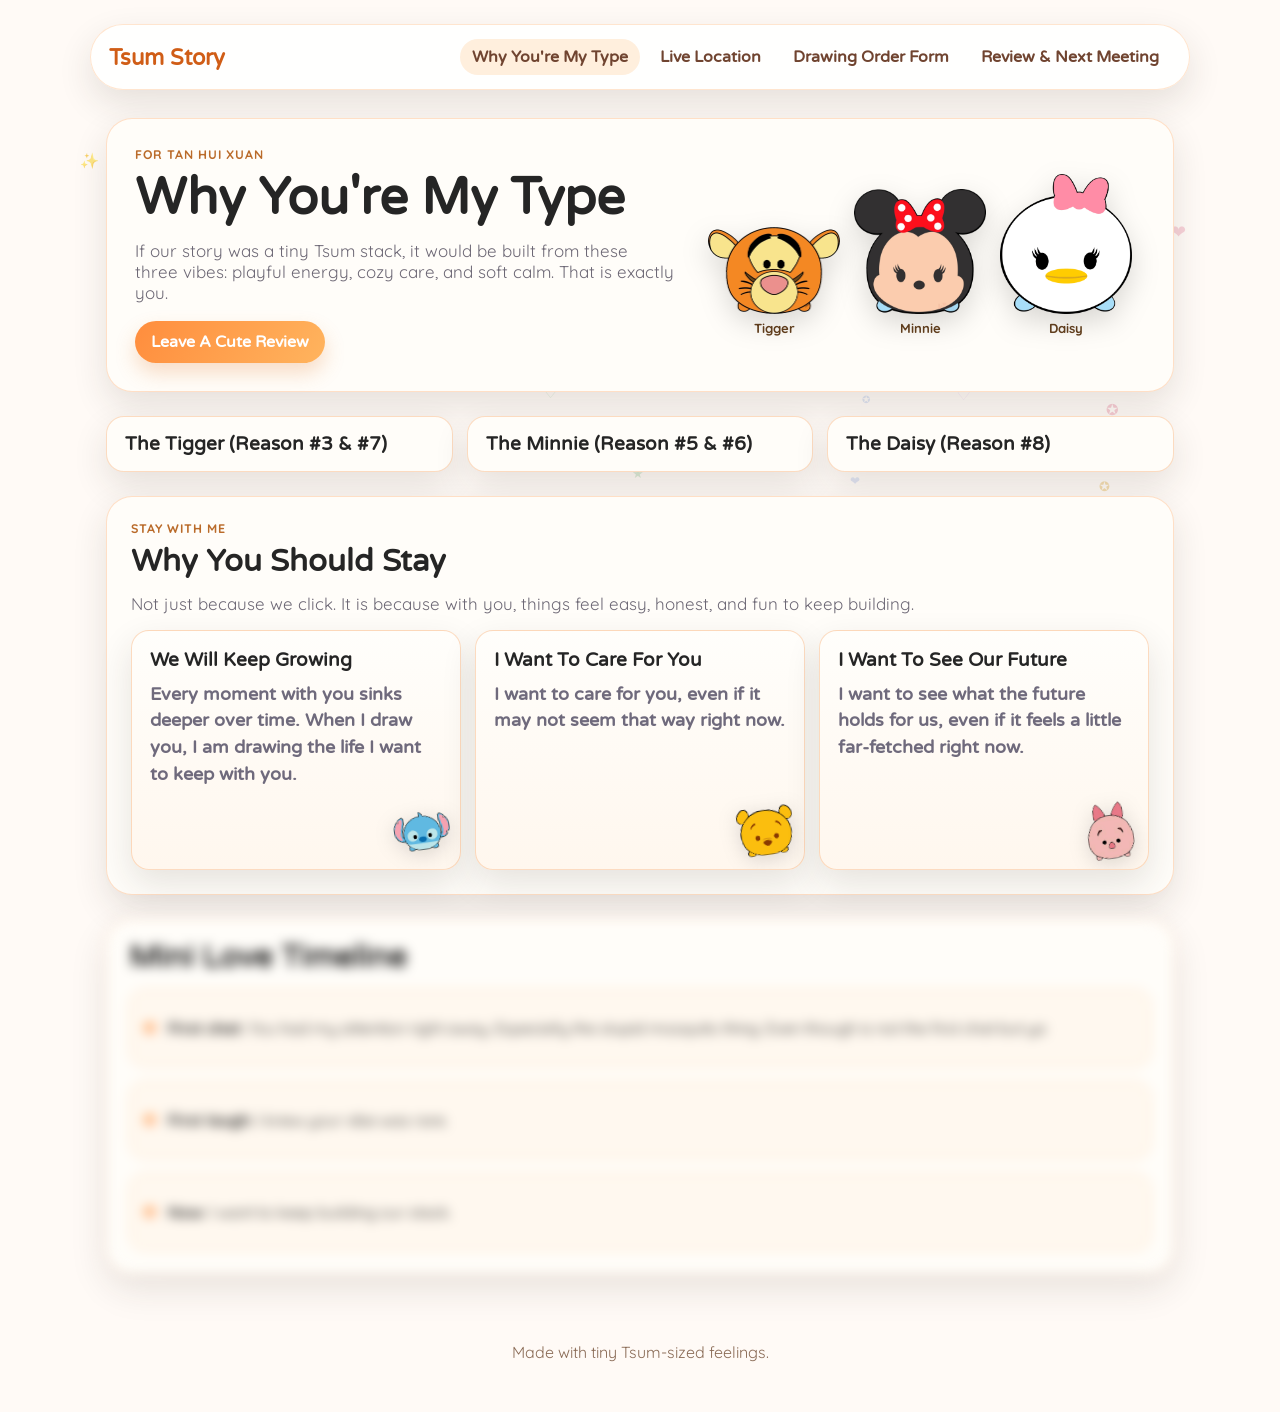
<file: index.html>
<!DOCTYPE html>
<html lang="en">
<head>
  <meta charset="UTF-8">
  <meta name="viewport" content="width=device-width, initial-scale=1.0">
  <title>Tsum Story | Why You're My Type</title>
  <link rel="preconnect" href="https://fonts.googleapis.com">
  <link rel="preconnect" href="https://fonts.gstatic.com" crossorigin>
  <link href="https://fonts.googleapis.com/css2?family=Quicksand:wght@400;600;700&family=Varela+Round&display=swap" rel="stylesheet">
  <link rel="stylesheet" href="styles.css">
</head>
<body class="home-page">
  <div class="tsum-band top" id="bandTop"></div>
  <div class="tsum-band bottom" id="bandBottom"></div>
  <div class="tsum-sparks" id="tsumSparks"></div>

  <div class="bg-shape bg-shape-a"></div>
  <div class="bg-shape bg-shape-b"></div>
  <div class="bg-shape bg-shape-c"></div>

  <header class="site-header">
    <a class="brand" href="index.html">Tsum Story</a>
    <nav>
      <a href="index.html" aria-current="page">Why You're My Type</a>
      <a href="location.html">Live Location</a>
      <a href="drawing-order.html">Drawing Order Form</a>
      <a href="review.html">Review & Next Meeting</a>
    </nav>
  </header>

  <main class="container">
    <section class="hero reveal">
      <div>
        <p class="eyebrow">For Tan Hui Xuan</p>
        <h1>Why You're My Type</h1>
        <p class="lead">
          If our story was a tiny Tsum stack, it would be built from these three vibes:
          playful energy, cozy care, and soft calm. That is exactly you.
        </p>
        <div class="hero-actions">
          <a class="btn btn-primary" href="review.html">Leave A Cute Review</a>
        </div>
      </div>
      <div class="tsum-stack" aria-hidden="true">
        <div class="tsum tsum-tigger">
          <img class="tsum-photo" src="assets/tigger.png" alt="Tigger Tsum">
          <span class="label">Tigger</span>
        </div>
        <div class="tsum tsum-minnie">
          <img class="tsum-photo" src="assets/minnie.png" alt="Minnie Tsum">
          <span class="label">Minnie</span>
        </div>
        <div class="tsum tsum-daisy">
          <img class="tsum-photo" src="assets/daisy.png" alt="Daisy Tsum">
          <span class="label">Daisy</span>
        </div>
      </div>
    </section>

    <section id="reasons" class="card-grid reveal">
      <article class="reason-card replacement-card">
        <img class="card-corner-tsum" src="assets/tigger.png" alt="Tigger icon">
        <h3>The Tigger (Reason #3 & #7)</h3>
        <p class="replacement-blurb">
          Like Tigger/Stitch energy, when you start skipping and
          singing, my heart goes haywire. You're that rare 'Shiny Pokemon' who makes
          the world feel more colorful.
        </p>
        <div class="sound-row">
          <button class="sound-btn" type="button" data-sound="assets/audio_2026-04-02_12-42-41.ogg">Play Audio 1</button>
          <button class="sound-btn" type="button" data-sound="assets/audio_2026-04-02_12-48-49.ogg">Play Audio 2</button>
          <button class="sound-btn" type="button" data-sound="assets/IMG_2249.MP4">Play Audio 3</button>
        </div>
      </article>

      <article class="reason-card replacement-card">
        <img class="card-corner-tsum" src="assets/minnie.png" alt="Minnie icon">
        <h3>The Minnie (Reason #5 & #6)</h3>
        <p class="replacement-blurb">
          You carry that nurse empathy in the small
          details-like pinning my voice messages. You turn the 'little things' into
          the most important ones.
        </p>
      </article>

      <article class="reason-card replacement-card">
        <img class="card-corner-tsum" src="assets/daisy.png" alt="Daisy icon">
        <h3>The Daisy (Reason #8)</h3>
        <p class="replacement-blurb">
        My literal twin. We have so much in common that it feels like looking in a mirror. 
        Whether it's our humour or prespecives in a partner,
          <span class="blur-phrase">•••••• ••• ••••• •• •• ••••••.</span>
          We just click.
        </p>
      </article>
    </section>

    <section id="stay" class="panel stay-section reveal">
      <p class="eyebrow">Stay With Me</p>
      <h2>Why You Should Stay</h2>
      <p class="lead stay-lead">
        Not just because we click. It is because with you, things feel easy, honest, and fun to keep building.
      </p>
      <div class="card-grid stay-grid">
        <article class="reason-card stay-card">
          <img class="card-corner-tsum stay-corner-tsum" src="assets/pattern/stitch.png" alt="Stitch icon">
          <h3>We Will Keep Growing</h3>
          <p>
            Every moment with you sinks deeper over time. When I draw you, I am drawing the life I want to keep with you.
          </p>
        </article>

        <article class="reason-card stay-card">
          <img class="card-corner-tsum stay-corner-tsum" src="assets/pattern/pooh.png" alt="Pooh icon">
          <h3>I Want To Care For You</h3>
          <p>
            I want to care for you, even if it may not seem that way right now.
          </p>
        </article>

        <article class="reason-card stay-card">
          <img class="card-corner-tsum stay-corner-tsum" src="assets/pattern/piglet.png" alt="Piglet icon">
          <h3>I Want To See Our Future</h3>
          <p>
            I want to see what the future holds for us, even if it feels a little far-fetched right now.
          </p>
        </article>
      </div>
    </section>

    <section class="timeline reveal">
      <h2>Mini Love Timeline</h2>
      <div class="timeline-list">
        <div class="timeline-item">
          <span class="dot"></span>
          <p><strong>First chat:</strong> You had my attention right away. Especially the stupid mosquito thing. Even
          though is not the first chat but ya</p>
        </div>
        <div class="timeline-item">
          <span class="dot"></span>
          <p><strong>First laugh:</strong> I knew your vibe was rare.</p>
        </div>
        <div class="timeline-item">
          <span class="dot"></span>
          <p><strong>Now:</strong> I want to keep building our stack.</p>
        </div>
      </div>
    </section>
  </main>

  <footer class="site-footer">
    <p>Made with tiny Tsum-sized feelings.</p>
  </footer>

  <script src="app.js"></script>
</body>
</html>
</file>
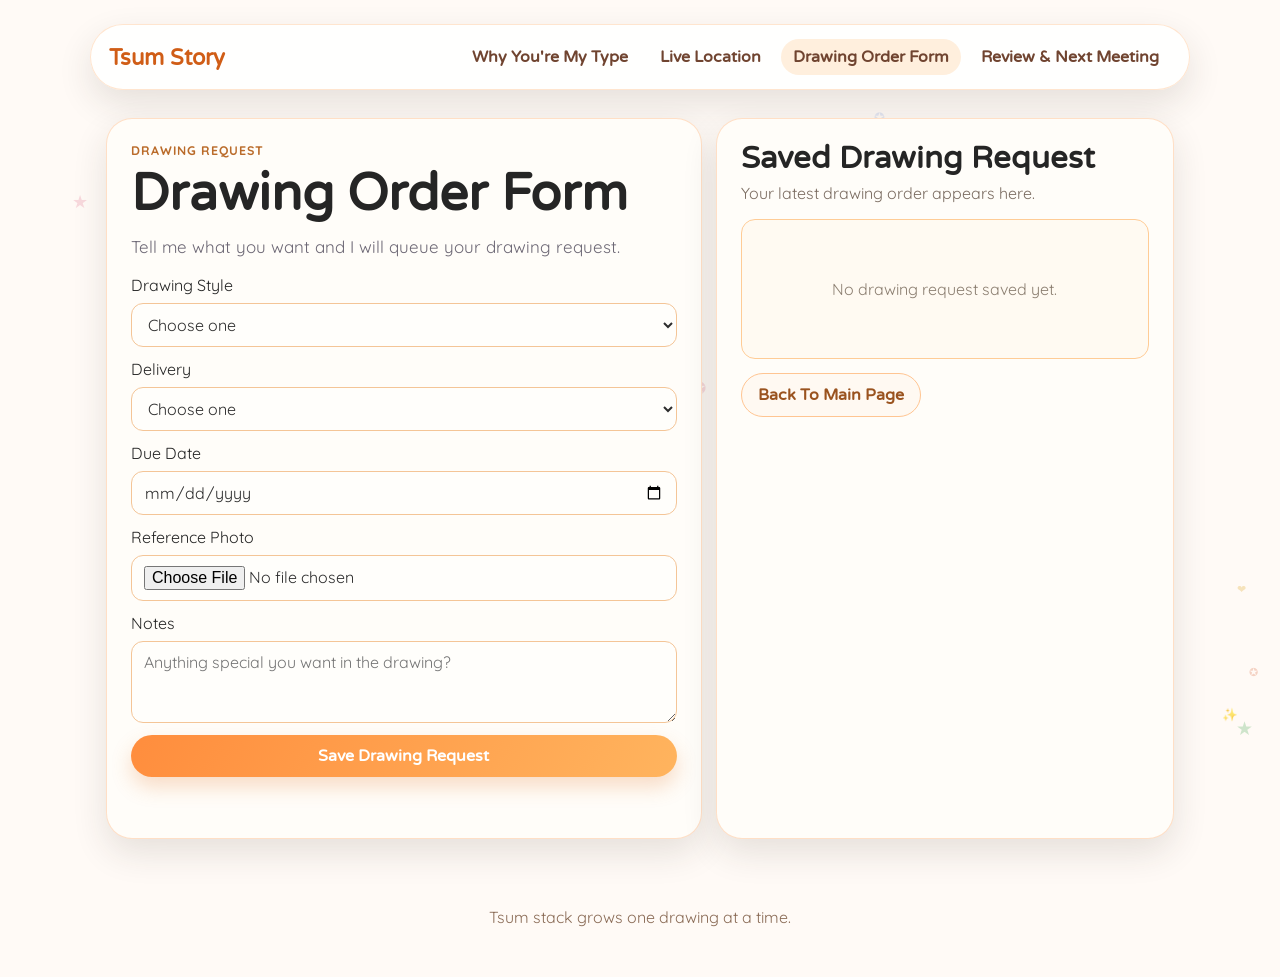
<file: drawing-order.html>
<!DOCTYPE html>
<html lang="en">
<head>
  <meta charset="UTF-8">
  <meta name="viewport" content="width=device-width, initial-scale=1.0">
  <title>Tsum Story | Drawing Order Form</title>
  <link rel="preconnect" href="https://fonts.googleapis.com">
  <link rel="preconnect" href="https://fonts.gstatic.com" crossorigin>
  <link href="https://fonts.googleapis.com/css2?family=Quicksand:wght@400;600;700&family=Varela+Round&display=swap" rel="stylesheet">
  <link rel="stylesheet" href="styles.css">
</head>
<body class="order-page" data-telegram-endpoint="https://tsum-story-telegram.tsumstory.workers.dev/notify">
  <div class="tsum-band top" id="bandTop"></div>
  <div class="tsum-band bottom" id="bandBottom"></div>
  <div class="tsum-sparks" id="tsumSparks"></div>

  <div class="bg-shape bg-shape-a"></div>
  <div class="bg-shape bg-shape-b"></div>
  <div class="bg-shape bg-shape-c"></div>

  <header class="site-header">
    <a class="brand" href="index.html">Tsum Story</a>
    <nav>
      <a href="index.html">Why You're My Type</a>
      <a href="location.html">Live Location</a>
      <a href="drawing-order.html" aria-current="page">Drawing Order Form</a>
      <a href="review.html">Review & Next Meeting</a>
    </nav>
  </header>

  <main class="container two-col">
    <section class="panel reveal">
      <p class="eyebrow">Drawing Request</p>
      <h1>Drawing Order Form</h1>
      <p class="lead">Tell me what you want and I will queue your drawing request.</p>

      <form id="drawOrderForm" class="review-form order-form">
        <label>
          Drawing Style
          <select name="style" required>
            <option value="">Choose one</option>
            <option>Pen</option>
            <option>Pencil</option>
            <option>Charcoal</option>
          </select>
        </label>

        <label>
          Delivery
          <select name="delivery" required>
            <option value="">Choose one</option>
            <option>Meet Up</option>
            <option>Delivery</option>
          </select>
        </label>

        <label>
          Due Date
          <input type="date" name="dueDate" id="orderDueDate" required>
        </label>

        <label>
          Reference Photo
          <input type="file" name="referencePhoto" accept="image/*" required>
        </label>

        <label>
          Notes
          <textarea name="notes" rows="3" placeholder="Anything special you want in the drawing?" required></textarea>
        </label>

        <button class="btn btn-primary" type="submit">Save Drawing Request</button>
        <p id="orderNotifyStatus" class="notify-status" aria-live="polite"></p>
      </form>
    </section>

    <aside class="panel preview reveal">
      <h2>Saved Drawing Request</h2>
      <p class="muted">Your latest drawing order appears here.</p>
      <div id="orderPreview" class="preview-card empty">
        No drawing request saved yet.
      </div>
      <a class="btn btn-ghost back-link" href="index.html">Back To Main Page</a>
    </aside>
  </main>

  <div id="orderThanksModal" class="thanks-modal" aria-hidden="true">
    <div class="thanks-modal-card" role="dialog" aria-modal="true" aria-labelledby="orderThanksTitle">
      <h2 id="orderThanksTitle">Thankiew Tan Hui Xuan / Wifey / 老婆</h2>
      <p class="muted">Drawing request received.</p>
      <img src="assets/giphy.gif" class="thanks-gif" alt="Cute thank you gif">
      <div class="thanks-actions">
        <button class="btn btn-primary" type="button" id="orderThanksClose">Aww Okay</button>
      </div>
    </div>
  </div>

  <footer class="site-footer">
    <p>Tsum stack grows one drawing at a time.</p>
  </footer>

  <script src="app.js"></script>
  <script src="order.js"></script>
</body>
</html>
</file>
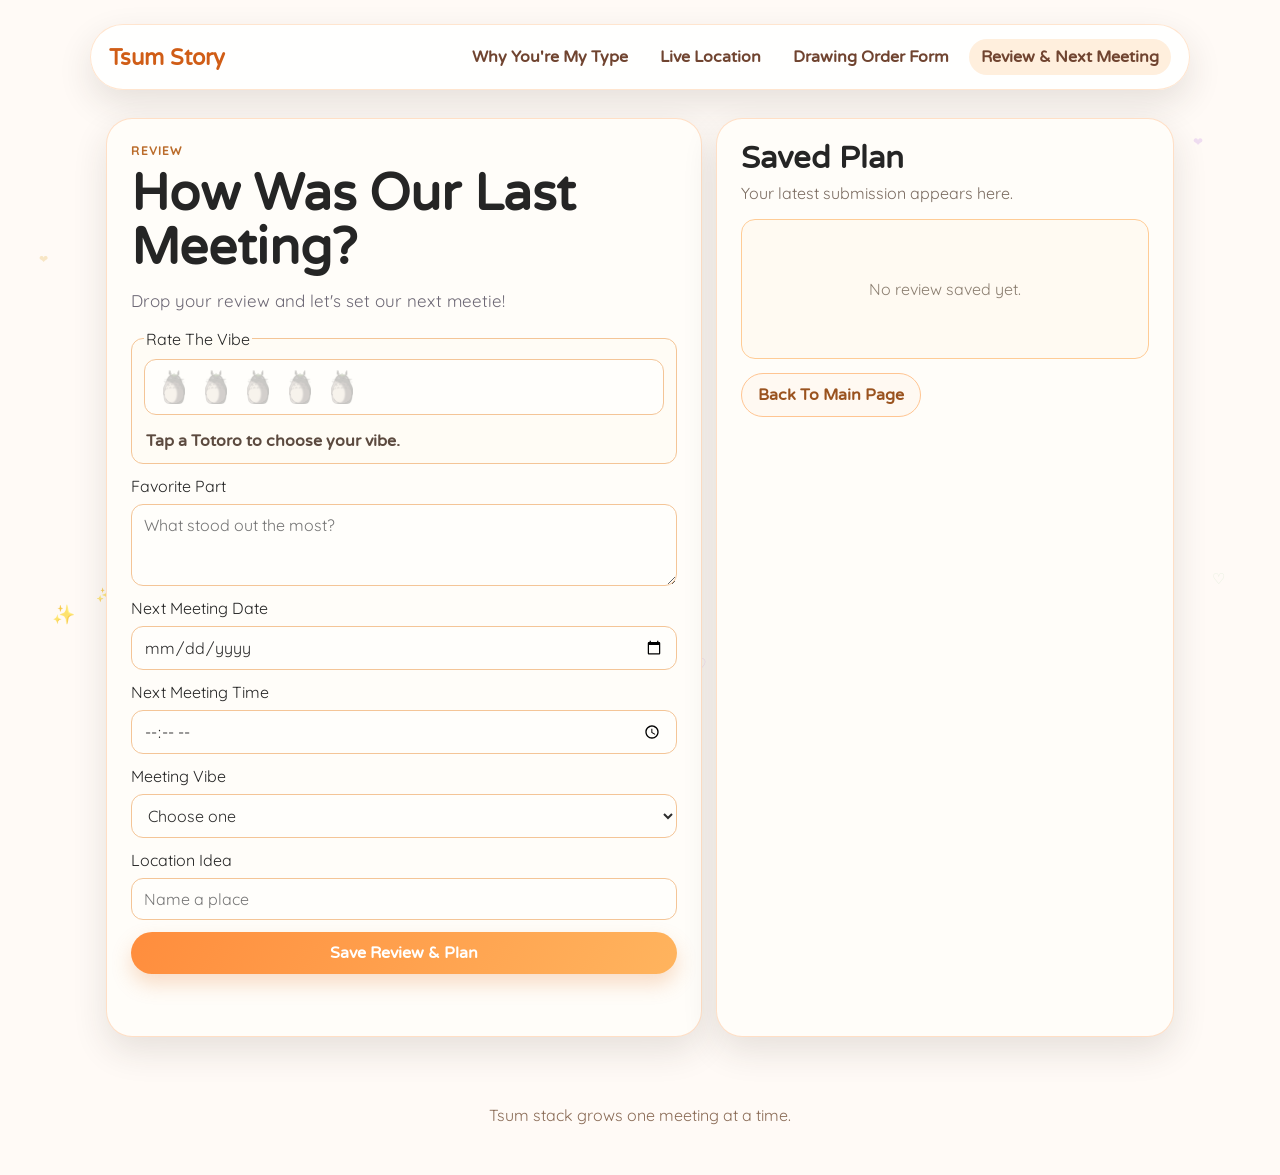
<file: review.html>
<!DOCTYPE html>
<html lang="en">
<head>
  <meta charset="UTF-8">
  <meta name="viewport" content="width=device-width, initial-scale=1.0">
  <title>Tsum Story | Review & Next Meeting</title>
  <link rel="preconnect" href="https://fonts.googleapis.com">
  <link rel="preconnect" href="https://fonts.gstatic.com" crossorigin>
  <link href="https://fonts.googleapis.com/css2?family=Quicksand:wght@400;600;700&family=Varela+Round&display=swap" rel="stylesheet">
  <link rel="stylesheet" href="styles.css">
</head>
<body class="review-page" data-telegram-endpoint="https://tsum-story-telegram.tsumstory.workers.dev/notify">
  <div class="tsum-band top" id="bandTop"></div>
  <div class="tsum-band bottom" id="bandBottom"></div>
  <div class="tsum-sparks" id="tsumSparks"></div>

  <div class="bg-shape bg-shape-a"></div>
  <div class="bg-shape bg-shape-b"></div>
  <div class="bg-shape bg-shape-c"></div>

  <header class="site-header">
    <a class="brand" href="index.html">Tsum Story</a>
    <nav>
      <a href="index.html">Why You're My Type</a>
      <a href="location.html">Live Location</a>
      <a href="drawing-order.html">Drawing Order Form</a>
      <a href="review.html" aria-current="page">Review & Next Meeting</a>
    </nav>
  </header>

  <main class="container two-col">
    <section class="panel reveal">
      <p class="eyebrow">Review</p>
      <h1>How Was Our Last Meeting?</h1>
      <p class="lead">Drop your review and let's set our next meetie!</p>

      <form id="reviewForm" class="review-form">
        <fieldset class="rating-group">
          <legend>Rate The Vibe</legend>
          <div class="totoro-rating" id="totoroRating" role="radiogroup" aria-label="Rate The Vibe">
            <label class="totoro-choice">
              <input type="radio" name="rating" value="1/5 Fuck Off" data-score="1" required>
              <img src="assets/pattern/totoro-rating.png" class="rating-icon-image off" alt="1 out of 5">
            </label>
            <label class="totoro-choice">
              <input type="radio" name="rating" value="2/5 Ew" data-score="2">
              <img src="assets/pattern/totoro-rating.png" class="rating-icon-image off" alt="2 out of 5">
            </label>
            <label class="totoro-choice">
              <input type="radio" name="rating" value="3/5 Good" data-score="3">
              <img src="assets/pattern/totoro-rating.png" class="rating-icon-image off" alt="3 out of 5">
            </label>
            <label class="totoro-choice">
              <input type="radio" name="rating" value="4/5 Fun" data-score="4">
              <img src="assets/pattern/totoro-rating.png" class="rating-icon-image off" alt="4 out of 5">
            </label>
            <label class="totoro-choice">
              <input type="radio" name="rating" value="5/5 Marry Me" data-score="5">
              <img src="assets/pattern/totoro-rating.png" class="rating-icon-image off" alt="5 out of 5">
            </label>
          </div>
          <p class="rating-selected" id="ratingSelected">Tap a Totoro to choose your vibe.</p>
        </fieldset>
        <input type="hidden" name="improve" id="improveField" value="">

        <label>
          Favorite Part
          <textarea name="favorite" rows="3" placeholder="What stood out the most?" required></textarea>
        </label>

        <label>
          Next Meeting Date
          <input type="date" name="date" id="meetingDate" required>
        </label>

        <label>
          Next Meeting Time
          <input type="time" name="time" required>
        </label>

        <label>
          Meeting Vibe
          <select name="vibe" required>
            <option value="">Choose one</option>
            <option>Cozy cafe + talk</option>
            <option>Walk + snack hunt</option>
            <option>Movie + dessert</option>
            <option>Tsum shopping mission</option>
          </select>
        </label>

        <label>
          Location Idea
          <input type="text" name="location" placeholder="Name a place" required>
        </label>

        <button class="btn btn-primary" type="submit">Save Review & Plan</button>
        <p id="notifyStatus" class="notify-status" aria-live="polite"></p>
      </form>
    </section>

    <aside class="panel preview reveal">
      <h2>Saved Plan</h2>
      <p class="muted">Your latest submission appears here.</p>
      <div id="planPreview" class="preview-card empty">
        No review saved yet.
      </div>
      <a class="btn btn-ghost back-link" href="index.html">Back To Main Page</a>
    </aside>
  </main>

  <div id="improveModal" class="improve-modal" aria-hidden="true">
    <div class="improve-modal-card" role="dialog" aria-modal="true" aria-labelledby="improveTitle">
      <h2 id="improveTitle">How Can I Improve?</h2>
      <p class="muted">You selected a low rating. Tell me what to improve for next time.</p>
      <textarea id="improveTextarea" rows="4" placeholder="Type your feedback here..."></textarea>
      <div class="improve-actions">
        <button class="btn btn-ghost" type="button" id="improveCancel">Cancel</button>
        <button class="btn btn-primary" type="button" id="improveSave">Save Feedback</button>
      </div>
    </div>
  </div>

  <div id="thanksModal" class="thanks-modal" aria-hidden="true">
    <div class="thanks-modal-card" role="dialog" aria-modal="true" aria-labelledby="thanksTitle">
      <h2 id="thanksTitle">Thankiew Tan Hui Xuan / Wifey / 老婆</h2>
      <p class="muted">Review received. I appreciate you.</p>
      <img src="assets/giphy.gif" class="thanks-gif" alt="Cute thank you gif">
      <div class="thanks-actions">
        <button class="btn btn-primary" type="button" id="thanksClose">Aww Okay</button>
      </div>
    </div>
  </div>

  <footer class="site-footer">
    <p>Tsum stack grows one meeting at a time.</p>
  </footer>

  <script src="app.js"></script>
</body>
</html>
</file>
<file: styles.css>
:root {
  --bg: #fff6e9;
  --paper: #fffdf9;
  --ink: #252525;
  --muted: #6d6875;
  --accent-orange: #ff9f45;
  --accent-sky: #62c9e4;
  --accent-mint: #9be6c3;
  --accent-rose: #ffc1a6;
  --shadow: 0 14px 35px rgba(53, 39, 29, 0.12);
  --radius-lg: 26px;
  --radius-md: 18px;
}

* {
  box-sizing: border-box;
}

html,
body {
  margin: 0;
  padding: 0;
}

body {
  min-height: 100vh;
  color: var(--ink);
  font-family: "Quicksand", "Trebuchet MS", sans-serif;
  background: #fffaf6;
  position: relative;
  overflow-x: hidden;
  isolation: isolate;
}

.tsum-band,
.tsum-sparks {
  position: fixed;
  pointer-events: none;
  z-index: 0;
}

.tsum-band {
  left: 0;
  right: 0;
  height: 126px;
  overflow: hidden;
  display: flex;
  gap: 0;
}

.tsum-band.top {
  top: 0;
  align-items: flex-start;
}

.tsum-band.bottom {
  bottom: 0;
  align-items: flex-end;
}

.tsum-item {
  display: inline-block;
  flex-shrink: 0;
  mix-blend-mode: multiply;
  animation: tsum-band-bob ease-in-out infinite;
}

.tsum-item img {
  display: block;
  width: auto;
  image-rendering: auto;
}

.tsum-sparks {
  inset: 0;
}

.spark {
  position: absolute;
  animation: sparkle ease-in-out infinite;
}

.bg-shape {
  display: none;
}

.bg-shape-a {
  width: 260px;
  height: 260px;
  top: -60px;
  right: -40px;
  background: linear-gradient(130deg, #ffd58f, #ffac8e);
}

.bg-shape-b {
  width: 220px;
  height: 220px;
  left: -45px;
  bottom: 10%;
  background: linear-gradient(130deg, #a7e9e6, #7bc7ff);
}

.bg-shape-c {
  width: 150px;
  height: 150px;
  right: 35%;
  top: 56%;
  background: linear-gradient(130deg, #fff0a8, #ffe4bf);
}

.site-header {
  max-width: 1100px;
  margin: 24px auto 0;
  padding: 14px 18px;
  background: rgba(255, 255, 255, 0.88);
  border: 1px solid rgba(255, 197, 148, 0.45);
  border-radius: 999px;
  box-shadow: var(--shadow);
  display: flex;
  justify-content: space-between;
  align-items: center;
  gap: 12px;
  position: relative;
  z-index: 1;
}

.brand {
  font-family: "Varela Round", "Trebuchet MS", sans-serif;
  font-weight: 700;
  font-size: 1.4rem;
  color: #d05d16;
  text-decoration: none;
}

nav {
  display: flex;
  gap: 8px;
  flex-wrap: wrap;
}

nav a {
  text-decoration: none;
  color: #704430;
  font-weight: 700;
  font-family: "Varela Round", "Trebuchet MS", sans-serif;
  padding: 8px 12px;
  border-radius: 999px;
  transition: 0.25s ease;
}

nav a:hover,
nav a[aria-current="page"] {
  background: #ffefdd;
}

.container {
  max-width: 1100px;
  margin: 28px auto;
  padding: 0 16px 40px;
  position: relative;
  z-index: 1;
}

.hero,
.panel,
.timeline {
  background: var(--paper);
  border: 1px solid rgba(255, 187, 135, 0.45);
  border-radius: var(--radius-lg);
  box-shadow: var(--shadow);
}

.hero {
  display: grid;
  grid-template-columns: 1.2fr 1fr;
  gap: 20px;
  padding: 28px;
  align-items: center;
}

.eyebrow {
  text-transform: uppercase;
  letter-spacing: 0.08em;
  color: #ba6b2a;
  font-size: 0.78rem;
  font-weight: 800;
  margin: 0 0 10px;
}

h1,
h2 {
  font-family: "Varela Round", "Trebuchet MS", sans-serif;
  line-height: 1.05;
  margin: 0 0 14px;
}

h1 {
  font-size: clamp(2rem, 5vw, 3.2rem);
}

h2 {
  font-size: clamp(1.3rem, 2.4vw, 2rem);
}

.lead {
  margin: 0 0 18px;
  color: var(--muted);
  font-size: 1.06rem;
}

.hero-actions {
  display: flex;
  gap: 10px;
  flex-wrap: wrap;
}

.btn {
  display: inline-flex;
  align-items: center;
  justify-content: center;
  text-decoration: none;
  border-radius: 999px;
  border: none;
  cursor: pointer;
  padding: 11px 16px;
  font-family: "Varela Round", "Trebuchet MS", sans-serif;
  font-weight: 700;
  font-size: 1rem;
  transition: transform 0.2s ease, box-shadow 0.2s ease;
}

.btn:hover {
  transform: translateY(-1px);
}

.btn-primary {
  color: #fff;
  background: linear-gradient(120deg, #ff8d3d, #ffb45e);
  box-shadow: 0 10px 20px rgba(226, 124, 47, 0.25);
}

.btn-ghost {
  color: #9a531f;
  border: 1px solid #ffc592;
  background: #fff9f2;
}

.tsum-stack {
  display: flex;
  align-items: end;
  gap: 14px;
  justify-content: center;
}

.tsum {
  display: flex;
  flex-direction: column;
  align-items: center;
  gap: 6px;
  animation: bob 2.6s ease-in-out infinite;
}

.tsum:nth-child(2) {
  animation-delay: 0.2s;
}

.tsum:nth-child(3) {
  animation-delay: 0.4s;
}

.tsum-face {
  width: 38px;
  height: 28px;
  background: #ffe8b5;
  border-radius: 999px;
  position: absolute;
  left: 50%;
  top: 32px;
  transform: translateX(-50%);
}

.label {
  text-align: center;
  font-size: 0.82rem;
  color: #64401e;
  font-weight: 700;
}

.tsum-photo {
  width: 132px;
  height: auto;
  object-fit: contain;
  display: block;
  filter: drop-shadow(0 10px 14px rgba(0, 0, 0, 0.15));
}

.tsum-tigger {
  background: transparent;
}

.tsum-minnie {
  background: transparent;
}

.tsum-daisy {
  background: transparent;
}

.card-grid {
  margin-top: 24px;
  display: grid;
  grid-template-columns: repeat(3, minmax(0, 1fr));
  gap: 14px;
}

#reasons {
  align-items: start;
}

.reason-card {
  background: #fffdf9;
  border: 1px solid rgba(250, 185, 136, 0.5);
  border-radius: var(--radius-md);
  padding: 18px;
  box-shadow: var(--shadow);
}

.reason-card p {
  margin: 0;
  color: var(--muted);
}

.reason-card.stack-in {
  animation: stack-rise 0.55s cubic-bezier(0.22, 0.68, 0.22, 1) both;
  animation-delay: var(--stack-delay, 0ms);
}

.replacement-card {
  position: relative;
  overflow: hidden;
  padding: 18px 18px 86px 18px;
  transition: padding 0.38s cubic-bezier(0.22, 0.7, 0.22, 1);
}

.replacement-card.is-collapsed {
  padding: 16px 18px;
  min-height: 0;
  cursor: pointer;
}

.replacement-card.is-collapsed h3 {
  margin: 0;
}

.replacement-card .replacement-blurb {
  max-height: 620px;
  opacity: 1;
  transform: translateY(0);
  overflow: hidden;
  transition: max-height 0.48s cubic-bezier(0.22, 0.7, 0.22, 1),
    opacity 0.28s ease,
    transform 0.48s cubic-bezier(0.22, 0.7, 0.22, 1);
}

.replacement-card .sound-row {
  max-height: 120px;
  opacity: 1;
  transform: translateY(0);
  overflow: hidden;
  transition: max-height 0.42s cubic-bezier(0.22, 0.7, 0.22, 1),
    margin-top 0.26s ease,
    opacity 0.26s ease,
    transform 0.42s cubic-bezier(0.22, 0.7, 0.22, 1);
}

.replacement-card.is-collapsed .replacement-blurb {
  max-height: 0;
  opacity: 0;
  transform: translateY(-8px);
}

.replacement-card.is-collapsed .sound-row {
  max-height: 0;
  margin-top: 0;
  opacity: 0;
  transform: translateY(-8px);
  pointer-events: none;
}

.replacement-card.is-collapsed .card-corner-tsum {
  opacity: 0;
  transform: rotate(-8deg) translateY(8px);
  pointer-events: none;
}

.replacement-card h3 {
  font-family: "Varela Round", "Trebuchet MS", sans-serif;
  font-size: 1.18rem;
  line-height: 1.2;
  margin: 0 0 12px 0;
}

.replacement-blurb {
  font-family: "Varela Round", "Trebuchet MS", sans-serif;
  font-weight: 700;
  font-size: clamp(1.18rem, 1.7vw, 1.6rem);
  line-height: 1.45;
  color: #6f6a7c;
}

.blur-phrase {
  display: inline;
  font: inherit;
  font-weight: inherit;
  line-height: inherit;
  color: inherit;
  padding: 0 2px;
  filter: blur(10px);
  opacity: 0.95;
  letter-spacing: 0.08em;
  text-shadow: 0 0 9px rgba(111, 106, 124, 0.8);
  user-select: none;
  -webkit-user-select: none;
  pointer-events: none;
}

.card-corner-tsum {
  position: absolute;
  bottom: 10px;
  right: 10px;
  width: 58px;
  height: 58px;
  object-fit: contain;
  filter: drop-shadow(0 4px 10px rgba(0, 0, 0, 0.14));
  transform: rotate(-8deg) translateY(0);
  opacity: 1;
  transition: transform 0.42s cubic-bezier(0.22, 0.7, 0.22, 1), opacity 0.26s ease;
}

.sound-row {
  display: flex;
  gap: 8px;
  margin-top: 12px;
  flex-wrap: wrap;
}

.sound-btn {
  border: 1px solid #f4c597;
  background: #fff8ef;
  color: #6f6a7c;
  border-radius: 999px;
  padding: 8px 12px;
  font-family: "Varela Round", "Trebuchet MS", sans-serif;
  font-size: 0.95rem;
  font-weight: 700;
  cursor: pointer;
  transition: background 0.2s ease, transform 0.2s ease, color 0.2s ease;
}

.sound-btn:hover {
  background: #fff2e3;
  transform: translateY(-1px);
}

.sound-btn.playing {
  background: #ffd8b3;
  color: #8b4c1f;
}

.timeline {
  margin-top: 24px;
  padding: 22px;
  filter: blur(6px);
  opacity: 0.7;
  pointer-events: none;
  user-select: none;
}

.stay-section {
  margin-top: 24px;
}

.stay-lead {
  margin-bottom: 16px;
}

.stay-grid {
  margin-top: 0;
}

.stay-card {
  position: relative;
  overflow: hidden;
  padding: 18px 18px 82px;
  background: linear-gradient(180deg, #fffefb 0%, #fff7ee 100%);
}

.stay-card h3 {
  margin: 0 0 10px;
  font-family: "Varela Round", "Trebuchet MS", sans-serif;
  font-size: 1.18rem;
}

.stay-card p {
  font-family: "Varela Round", "Trebuchet MS", sans-serif;
  font-weight: 700;
  font-size: 1.15rem;
  line-height: 1.45;
  color: #6f6a7c;
}

.stay-corner-tsum {
  width: 56px;
  height: 56px;
}

.timeline-list {
  display: grid;
  gap: 14px;
}

.timeline-item {
  display: flex;
  gap: 12px;
  align-items: center;
  background: #fff8ef;
  border: 1px dashed #ffc895;
  border-radius: 16px;
  padding: 12px 14px;
}

.dot {
  width: 12px;
  height: 12px;
  border-radius: 50%;
  background: linear-gradient(130deg, var(--accent-orange), var(--accent-rose));
  flex: 0 0 auto;
}

.site-footer {
  text-align: center;
  color: #8a6b56;
  padding: 0 16px 34px;
  position: relative;
  z-index: 1;
}

.two-col {
  display: grid;
  grid-template-columns: 1.3fr 1fr;
  gap: 14px;
}

.panel {
  padding: 24px;
}

.review-form {
  display: grid;
  gap: 12px;
}

.review-form > label,
.review-form > fieldset {
  display: grid;
  gap: 8px;
  margin: 0;
}

.review-form input:not([type="radio"]),
.review-form textarea,
.review-form select {
  width: 100%;
  font: inherit;
  color: #2d2d2d;
  background: #fffefb;
  border: 1px solid #f4c597;
  border-radius: 12px;
  padding: 10px 12px;
}

.review-form input:focus,
.review-form textarea:focus,
.review-form select:focus {
  outline: 2px solid #ffd9a0;
  border-color: #ffad6f;
}

.rating-group {
  border: 1px solid #f4c597;
  border-radius: 12px;
  padding: 10px 12px;
  background: #fffcf5;
}

.totoro-rating {
  display: flex;
  align-items: center;
  flex-wrap: wrap;
  gap: 8px;
  border: 1px solid #f4c597;
  border-radius: 12px;
  background: #fffefb;
  padding: 10px 12px;
}

.totoro-choice {
  position: relative;
  display: inline-flex;
  align-items: center;
  justify-content: center;
  cursor: pointer;
  line-height: 1;
}

.totoro-choice input[type="radio"] {
  position: absolute;
  opacity: 0;
  inset: 0;
  margin: 0;
  cursor: pointer;
}

.rating-icon-image {
  width: 34px;
  height: 34px;
  object-fit: contain;
  display: inline-block;
  transition: transform 0.16s ease, opacity 0.18s ease, filter 0.18s ease;
}

.totoro-choice:hover .rating-icon-image,
.totoro-choice:focus-within .rating-icon-image {
  transform: translateY(-1px) scale(1.05);
}

.rating-icon-image.off {
  opacity: 0.28;
  filter: grayscale(0.25) blur(0.7px);
}

.rating-icon-image.on {
  opacity: 1;
  filter: none;
}

.totoro-choice input[type="radio"]:focus-visible + .rating-icon-image {
  outline: 2px solid #ffad6f;
  outline-offset: 3px;
  border-radius: 8px;
}

.rating-selected {
  margin: 8px 2px 2px;
  color: #5c4a3f;
  font-family: "Varela Round", "Trebuchet MS", sans-serif;
  font-weight: 700;
}

.notify-status {
  min-height: 1.2em;
  margin: 8px 2px 0;
  font-size: 0.92rem;
  color: #7a695d;
}

.notify-status[data-state="ok"] {
  color: #2f7d4b;
}

.notify-status[data-state="warn"] {
  color: #8b5e3c;
}

.improve-modal {
  position: fixed;
  inset: 0;
  background: rgba(32, 22, 18, 0.38);
  display: none;
  place-items: center;
  padding: 16px;
  z-index: 30;
}

.improve-modal.open {
  display: grid;
}

.improve-modal-card {
  width: min(100%, 520px);
  background: #fffdf9;
  border: 1px solid #f4c597;
  border-radius: 18px;
  box-shadow: 0 16px 34px rgba(48, 30, 20, 0.22);
  padding: 18px;
}

.improve-modal-card h2 {
  margin: 0 0 8px;
}

.improve-modal-card .muted {
  margin: 0 0 6px;
}

#improveTextarea {
  width: 100%;
  font: inherit;
  color: #2d2d2d;
  background: #fffefb;
  border: 1px solid #f4c597;
  border-radius: 12px;
  padding: 10px 12px;
  margin-top: 8px;
}

#improveTextarea:focus {
  outline: 2px solid #ffd9a0;
  border-color: #ffad6f;
}

.improve-actions {
  display: flex;
  gap: 10px;
  justify-content: flex-end;
  margin-top: 12px;
}

.thanks-modal {
  position: fixed;
  inset: 0;
  background: rgba(32, 22, 18, 0.42);
  display: none;
  place-items: center;
  padding: 16px;
  z-index: 35;
}

.thanks-modal.open {
  display: grid;
}

.thanks-modal-card {
  width: min(100%, 460px);
  background: #fffdf9;
  border: 1px solid #f4c597;
  border-radius: 20px;
  box-shadow: 0 16px 34px rgba(48, 30, 20, 0.24);
  padding: 18px;
  text-align: center;
}

.thanks-modal-card h2 {
  margin: 2px 0 8px;
  font-size: clamp(1.2rem, 3.2vw, 1.6rem);
}

.thanks-gif {
  display: block;
  width: min(100%, 320px);
  max-height: 240px;
  object-fit: cover;
  border-radius: 14px;
  border: 1px solid #f7d4ae;
  margin: 10px auto 0;
}

.thanks-actions {
  margin-top: 12px;
  display: flex;
  justify-content: center;
}

.preview-card {
  margin-top: 12px;
  border-radius: 14px;
  background: #fffaf2;
  border: 1px solid #ffcc96;
  padding: 12px;
  line-height: 1.55;
  min-height: 140px;
}

.order-photo-preview {
  display: block;
  width: min(100%, 220px);
  max-height: 180px;
  object-fit: cover;
  border-radius: 10px;
  border: 1px solid #f3cda4;
  margin-top: 8px;
}

.location-two-col {
  align-items: start;
}

.location-form {
  gap: 10px;
}

.location-actions {
  display: flex;
  flex-wrap: wrap;
  gap: 8px;
}

.location-actions .btn {
  min-width: 136px;
}

.location-map {
  margin-top: 10px;
  width: 100%;
  height: 320px;
  border: 1px solid #f4c597;
  border-radius: 14px;
  overflow: hidden;
  background: #fffaf2;
}

.location-map .leaflet-control-attribution {
  font-family: "Quicksand", "Trebuchet MS", sans-serif;
  font-size: 0.7rem;
}

.preview-card.empty {
  color: #8b7e70;
  display: grid;
  place-items: center;
}

.muted {
  color: #7b6c61;
  margin-top: -6px;
}

.back-link {
  margin-top: 14px;
}

.reveal {
  opacity: 0;
  transform: translateY(10px);
  animation: reveal 0.55s ease forwards;
}

.reveal:nth-child(2) {
  animation-delay: 0.08s;
}

.reveal:nth-child(3) {
  animation-delay: 0.16s;
}

@keyframes bob {
  0%,
  100% {
    transform: translateY(0);
  }
  50% {
    transform: translateY(-5px);
  }
}

@keyframes tsum-band-bob {
  0%,
  100% {
    transform: translateY(0) rotate(var(--r, 0deg));
  }
  50% {
    transform: translateY(var(--dy, -6px)) rotate(var(--r, 0deg));
  }
}

@keyframes sparkle {
  0%,
  100% {
    opacity: 0.15;
    transform: scale(0.8);
  }
  50% {
    opacity: 0.85;
    transform: scale(1.15);
  }
}

@keyframes reveal {
  to {
    opacity: 1;
    transform: translateY(0);
  }
}

@keyframes stack-rise {
  from {
    opacity: 0.35;
    transform: translateY(14px) scale(0.985);
  }
  to {
    opacity: 1;
    transform: translateY(0) scale(1);
  }
}

@media (max-width: 900px) {
  .tsum-band {
    height: 94px;
  }

  .hero,
  .two-col,
  .card-grid {
    grid-template-columns: 1fr;
  }

  .tsum-stack {
    margin-top: 8px;
    padding-bottom: 0;
  }

  .site-header {
    border-radius: 18px;
  }

  .hero {
    padding: 18px;
  }

  .tsum-stack {
    width: 100%;
    display: grid;
    grid-template-columns: repeat(3, minmax(0, 1fr));
    justify-items: center;
    align-items: end;
    gap: 4px;
    padding-inline: 6px;
  }

  .tsum {
    min-width: 0;
    width: 100%;
  }

  .tsum-photo {
    width: clamp(64px, 22vw, 82px);
    max-width: 100%;
  }

  .tsum-daisy .tsum-photo {
    width: clamp(58px, 20vw, 72px);
  }

  .location-actions .btn {
    min-width: 0;
    flex: 1 1 44%;
  }

  .location-map {
    height: 260px;
  }
}

@media (max-width: 430px) {
  .tsum-stack {
    gap: 2px;
    padding-inline: 2px;
  }

  .tsum-photo {
    width: clamp(58px, 18vw, 72px);
  }

  .tsum-daisy .tsum-photo {
    width: clamp(54px, 16vw, 64px);
  }

  .location-map {
    height: 230px;
  }
}

@media (prefers-reduced-motion: reduce) {
  .reason-card.stack-in {
    animation: none;
  }

  .replacement-card,
  .replacement-card .replacement-blurb,
  .replacement-card .sound-row,
  .card-corner-tsum {
    transition: none;
  }
}
</file>
